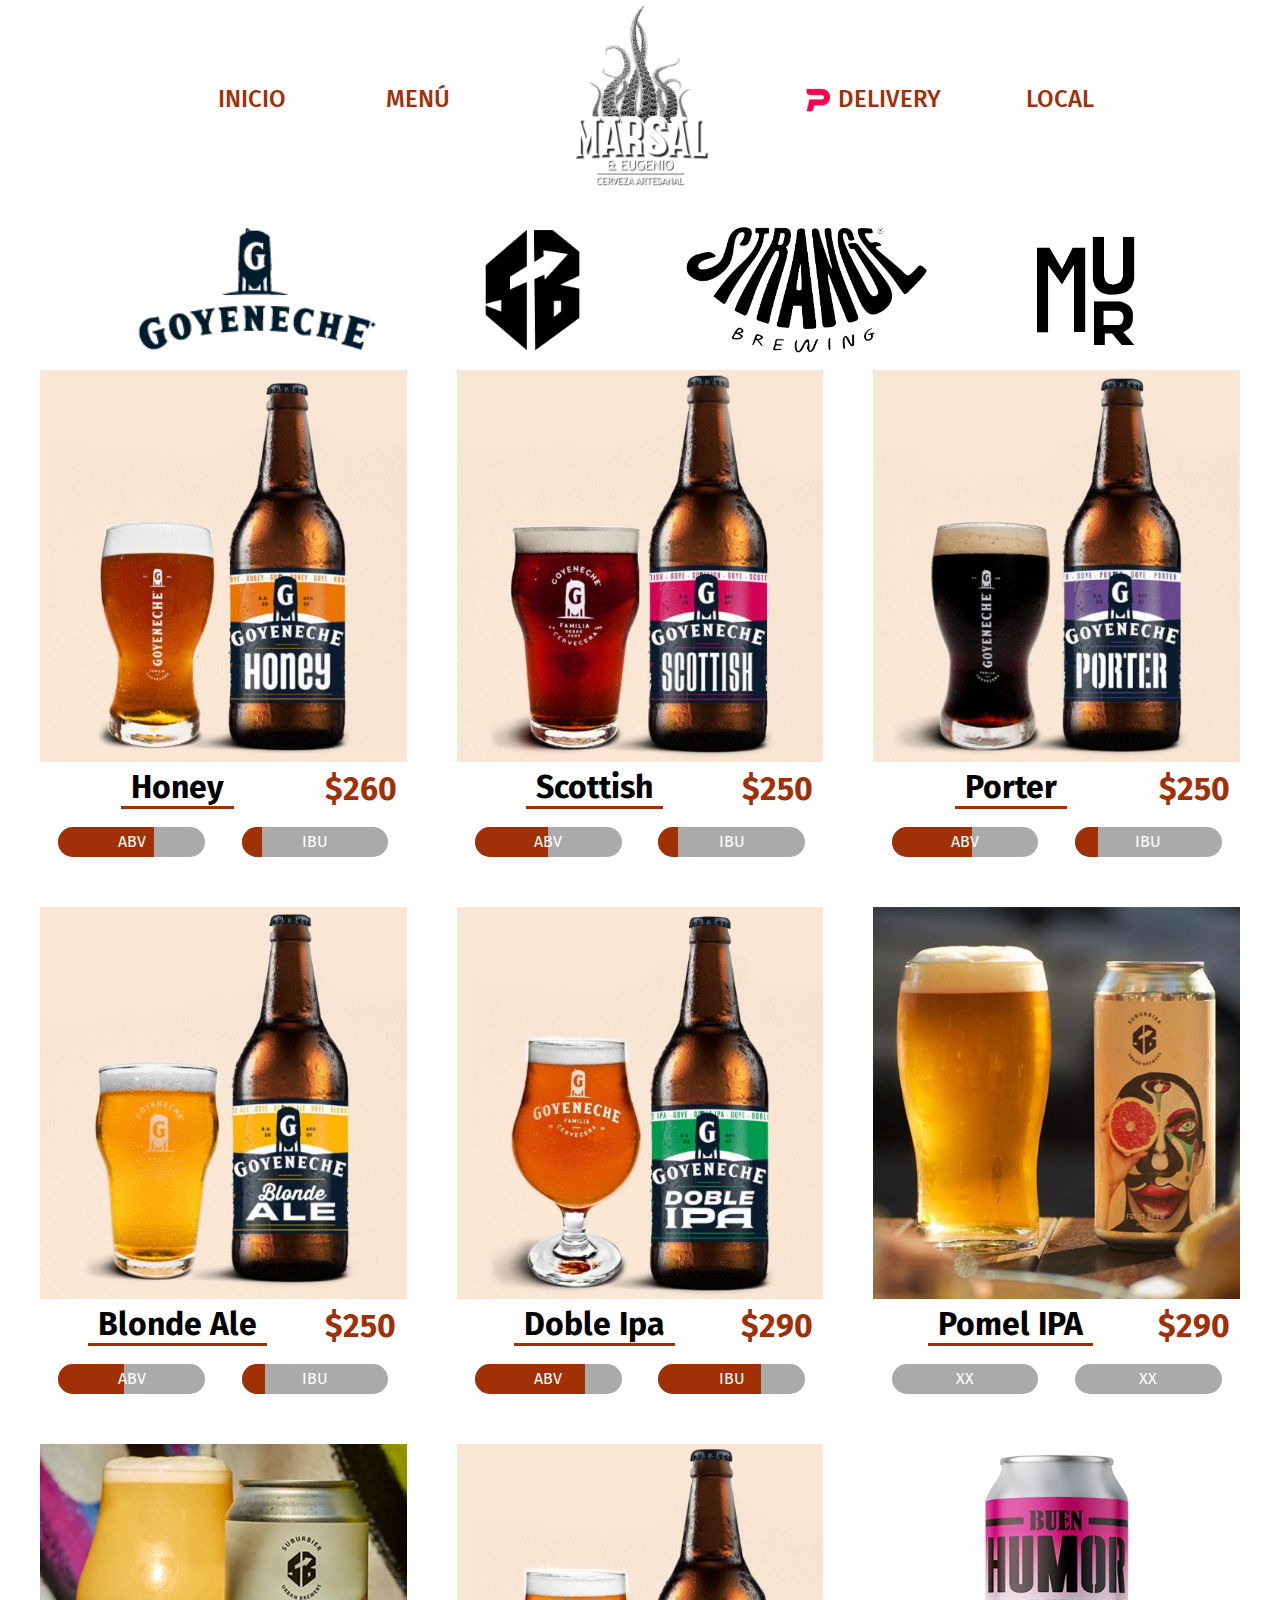
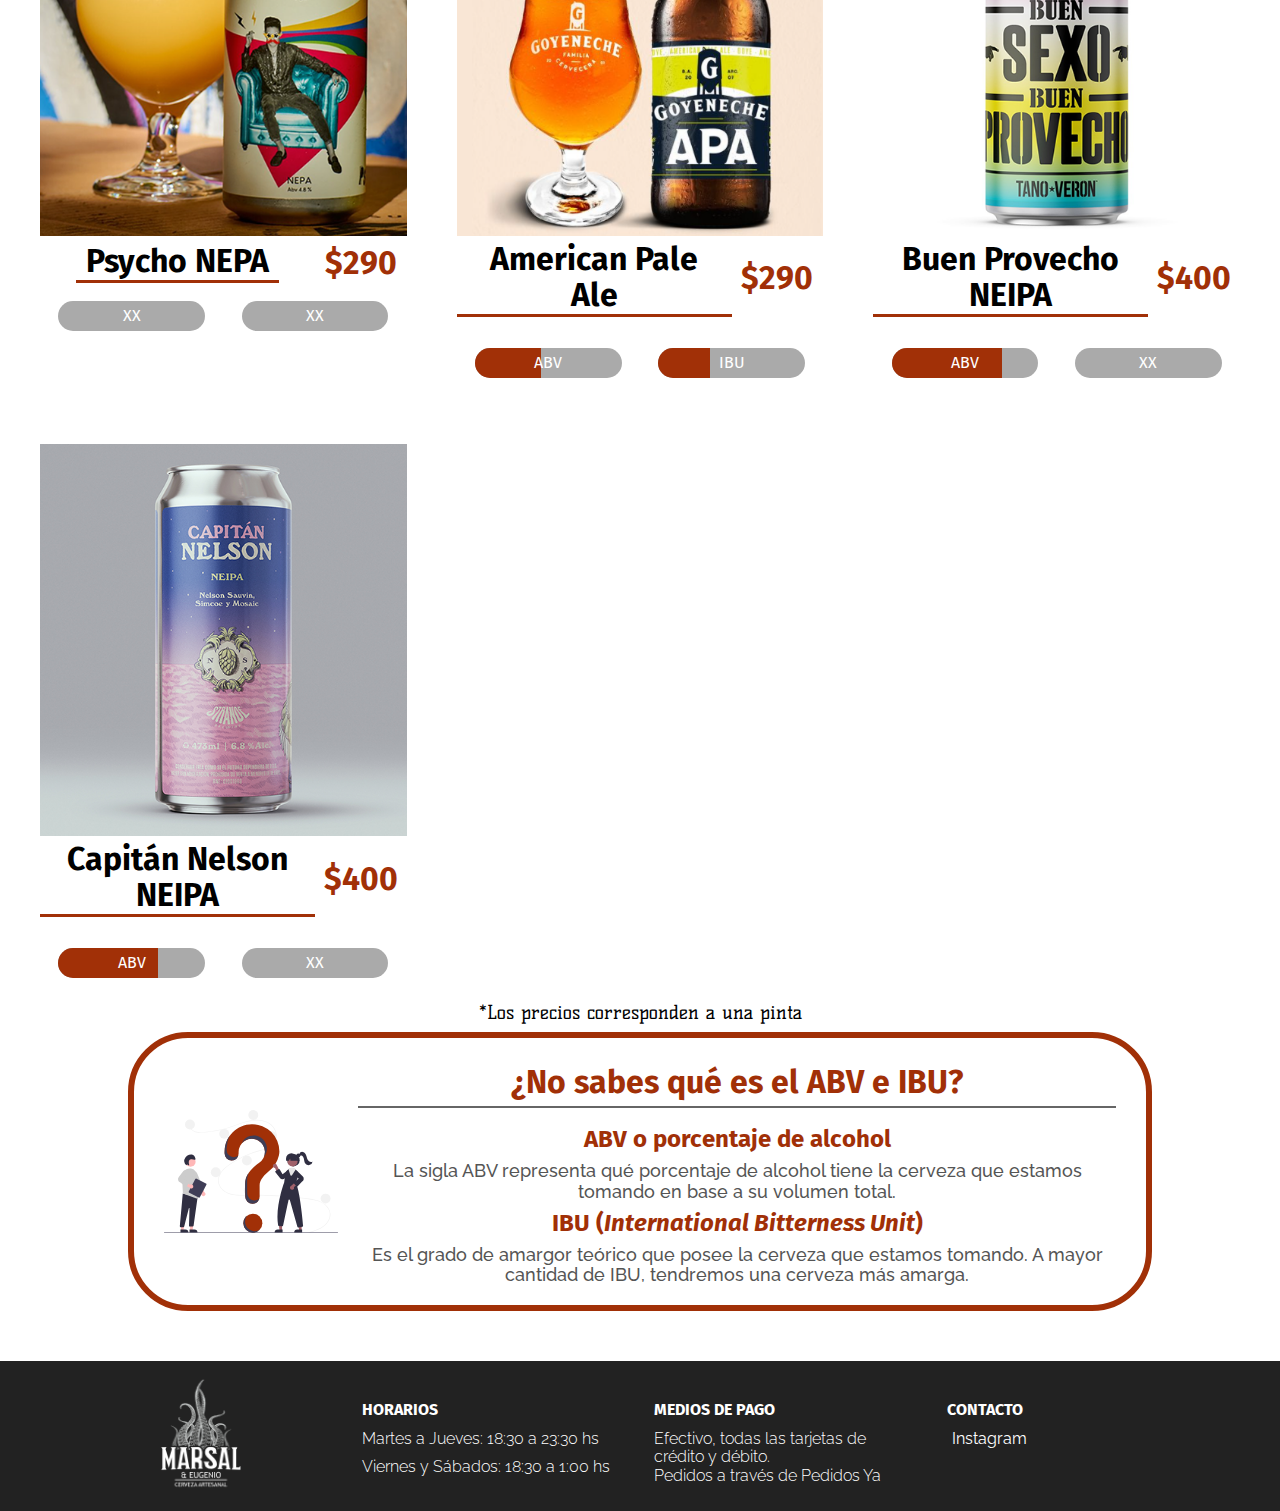
<file: cervezas.html>
<!DOCTYPE html>
<html lang="es">
<head>
    <meta charset="UTF-8">
    <meta http-equiv="X-UA-Compatible" content="IE=edge">
    <meta name="viewport" content="width=device-width, initial-scale=1.0">
    <title>Cervezas - Marsal</title>
    <meta name="keywords" content="cerveza,hamburguesas,bar,cervecería,birra,pizza">
	<meta name="description" content="Bar y cervecería artesanal ubicada en Los Polvorines, Malvinas Argentinas. Brindando la mejor calidad desde 2020">
	<meta name="author" content="Alexis Mendez">
	<meta name="copyright" content="Marsal Cervecería">
	<link rel="icon" href="assets/Logo.png">
	<link rel="stylesheet" type="text/css" href="style2.css">
	<link rel="stylesheet" type="text/css" href="normalize.css">
	<link rel="stylesheet" href="https://use.fontawesome.com/releases/v5.15.4/css/all.css" integrity="sha384-DyZ88mC6Up2uqS4h/KRgHuoeGwBcD4Ng9SiP4dIRy0EXTlnuz47vAwmeGwVChigm" crossorigin="anonymous">
	<link rel="preconnect" href="https://fonts.googleapis.com">
    <link rel="preconnect" href="https://fonts.gstatic.com" crossorigin>
	<link href="https://fonts.googleapis.com/css2?family=Skranji&display=swap" rel="stylesheet">
	<link href="https://fonts.googleapis.com/css2?family=Kelly+Slab&display=swap" rel="stylesheet">
	<link href="https://fonts.googleapis.com/css2?family=Truculenta:wght@300;500;700&display=swap" rel="stylesheet">
	<link href="https://fonts.googleapis.com/css2?family=Staatliches&display=swap" rel="stylesheet">
	<link href="https://fonts.googleapis.com/css2?family=Fira+Sans:wght@300;500;700&display=swap" rel="stylesheet">
	<link href="https://fonts.googleapis.com/css2?family=Raleway:wght@300;500;700&family=Russo+One&display=swap" rel="stylesheet">
</head>
<body>
    <nav class="nav">
		<div class="nav-grid">
			<div class="nav__left">
				<a href="index.html">Inicio</a>
				<a href="menu.html">Menú</a>
			</div>
			<img class="logo" src="assets/Logo_bordes.png" alt="Marsal Cervecería">
			<div class="nav__right">
				<a class="nav__link flex-center" href="https://www.pedidosya.com.ar/restaurantes/malvinas-argentinas/marsal-cerveceria-los-polvorines-menu?origin=shop_list">
					<img class="pedidos" src="assets/Pedidos.png" alt="Pedidos Ya">
					Delivery
				</a>
				<a class="nav__link flex-center" href="https://g.page/marsal-cerveceria?share" target="_blank">
					<i class="fas fa-map-marker-alt"></i>Local
				</a>
			</div>
		</div>
		<div class="nav-mobile">
			<div class="nav__button">
				<i class="fas fa-bars"></i>
				<h5>MENU</h5>
				<div class="aside">
					<a class="flex-center aside__logo" href="index.html">
						<img src="assets/Logo_bordes.png" alt="Marsal Cervecería">
					</a>
					<div class="aside__container-items">
						<a class="aside__item" href="index.html">
							<i class="fas fa-home"></i>Inicio
						</a>
						<a class="aside__item" href="menu.html">
							<i class="fas fa-utensils"></i>Menú
						</a>
						<a class="aside__item" href="https://www.pedidosya.com.ar/restaurantes/malvinas-argentinas/marsal-cerveceria-los-polvorines-menu?origin=shop_list">
							<img src="assets/Pedidos.png" alt="Pedidos Ya">
							Delivery
						</a>
						<a class="aside__item" href="https://g.page/marsal-cerveceria?share" target="_blank">
							<i class="fas fa-map-marker-alt"></i>Local
						</a>
					</div>
					                    <div class="aside__instagram">
                        <a href="https://www.instagram.com/marsal_cerveceria/" target="_blank"><i class="fab fa-instagram"></i>Instagram</a>	
                    </div>
				</div>
			</div>
			<a class="flex-center nav__logo" href="index.html">
				<img src="assets/Logo_bordes.png" alt="Marsal Cervecería">
			</a>
			<a class="nav__instagram" href="https://www.instagram.com/marsal_cerveceria/" target="_blank"><i class="fab fa-instagram"></i></a>	
		</div>
	</nav>
	<main class="page">
		<section class="container">
			<div class="friends">
				<img src="assets/Goye.png" alt="Goyeneche" class="friends__logo">
				<img src="assets/Suburbier.png" alt="Suburbier" class="friends__logo">
				<img src="assets/Strange.png" alt="Strange Brewing" class="friends__logo">
				<img src="assets/MUR.png" alt="MUR Cerveceria" class="friends__logo">
			</div>
		</section>
		<section class="container beers">
			<div class="beer">
				<div class="container-details">
					<img class="beer__img" src="assets/Honey.png" alt="Cerveza Honey">
					<p class="beer__details">Cerveza de color dorado profundo con el aporte justo de miel. Perfectamente balanceada y de alta tomabilidad, final seco con retrogusto dulce y aromático.</p>
				</div>
				<div class="beer__description">
					<h2 class="beer__title">Honey</h2>
					<h2 class="beer__price">$260</h2>
					<div class="beer__abv">
						<p>ABV</p>
						<div class="abv__value abv-honey"></div>
					</div>
					<div class="beer__ibu">
						<p>IBU</p>
						<div class="ibu__value ibu-honey"></div>
					</div>
				</div>
			</div>
			<div class="beer">
				<div class="container-details">
					<img class="beer__img" src="assets/Scottish.png" alt="Cerveza Scottish">
					<p class="beer__details">Cerveza color rojizo brillante en la que destaca el perfil de las maltas. El blend logra complejos sabores y aroma a bizcocho, pan, caramelo y frutos secos.</p>
				</div>
				<div class="beer__description">
					<h2 class="beer__title">Scottish</h2>
					<h2 class="beer__price">$250</h2>
					<div class="beer__abv">
						<p>ABV</p>
						<div class="abv__value abv-sc"></div>
					</div>
					<div class="beer__ibu">
						<p>IBU</p>
						<div class="ibu__value ibu-sc"></div>
					</div>
				</div>
			</div>
			<div class="beer">
				<div class="container-details">
					<img class="beer__img" src="assets/Porter.png" alt="Cerveza Porter">
					<p class="beer__details">Cerveza negra, posee un sabor complejo y equilibrado. Cuerpo medio, espuma cremosa y persistente. Amargor moderado aportado por los lúpulos y las maltas tostadas. Se perciben notas de café, chocolate, cacao y frutos secos.</p>
				</div>
				<div class="beer__description">
					<h2 class="beer__title">Porter</h2>
					<h2 class="beer__price">$250</h2>
					<div class="beer__abv">
						<p>ABV</p>
						<div class="abv__value abv-por"></div>
					</div>
					<div class="beer__ibu">
						<p>IBU</p>
						<div class="ibu__value ibu-por"></div>
					</div>
				</div>
			</div>
			<div class="beer">
				<div class="container-details">
					<img class="beer__img" src="assets/Blonde Ale.png" alt="Cerveza Blonde Ale">
					<p class="beer__details">Cerveza rubia de alta tomabilidad, brillante y cristalina. Se percibe el sabor dulce de la malta en perfecto equilibrio con el aroma de los lúpulos que otorgan agradables notas cítricas.</p>
				</div>
				<div class="beer__description">
					<h2 class="beer__title">Blonde Ale</h2>
					<h2 class="beer__price">$250</h2>
					<div class="beer__abv">
						<p>ABV</p>
						<div class="abv__value abv-blonde"></div>
					</div>
					<div class="beer__ibu">
						<p>IBU</p>
						<div class="ibu__value ibu-blonde"></div>
					</div>
				</div>
			</div>
			<div class="beer">
				<div class="container-details">
					<img class="beer__img" src="assets/Doble Ipa.png" alt="Cerveza Doble Ipa">
					<p class="beer__details">Cerveza de intenso amargor, moderadamente alcohólica. Por su graduación de alcohol, presenta una gran tomabilidad. El balance es hacia el lúpulo que denota características cítricas, frutales y a resina. El amargor es sedoso y no invasivo.</p>
				</div>
				<div class="beer__description">
					<h2 class="beer__title">Doble Ipa</h2>
					<h2 class="beer__price">$290</h2>
					<div class="beer__abv">
						<p>ABV</p>
						<div class="abv__value abv-dipa"></div>
					</div>
					<div class="beer__ibu">
						<p>IBU</p>
						<div class="ibu__value ibu-dipa"></div>
					</div>
				</div>
			</div>
			<div class="beer">
				<div class="container-details">
					<img class="beer__img" src="assets/Pomel Ipa.png" alt="Cerveza Pomel Ipa">
					<p class="beer__details">Llena de aromas y sabores que te van a volar la cabeza, esta American IPA lleva impregnado el aroma y sabor de la cáscara de pomelo orgánico que lleva en madurada.</p>
				</div>
				<div class="beer__description">
					<h2 class="beer__title">Pomel IPA</h2>
					<h2 class="beer__price">$290</h2>
					<div class="beer__abv">
						<p>XX</p>
						<div class="abv__value abv-na"></div>
					</div>
					<div class="beer__ibu">
						<p>XX</p>
						<div class="ibu__value ibu-na"></div>
					</div>
				</div>
			</div>
			<div class="beer">
				<div class="container-details">
					<img class="beer__img" src="assets/Psycho NEPA.png" alt="Cerveza Psycho NEPA">
					<p class="beer__details">Una cerveza que se renueva constantemente y que muy probablemente no sea igual a la que pruebes la próxima vez. Fácil de tomar y de disfrutar, se caracteriza por hacer brillar a los lúpulos que le otorgan su intenso aroma cítrico y una Paleta de sabores felices y veraniegos.</p>
				</div>
				<div class="beer__description">
					<h2 class="beer__title">Psycho NEPA</h2>
					<h2 class="beer__price">$290</h2>
					<div class="beer__abv">
						<p>XX</p>
						<div class="abv__value abv-na"></div>
					</div>
					<div class="beer__ibu">
						<p>XX</p>
						<div class="ibu__value ibu-na"></div>
					</div>
				</div>
			</div>
			<div class="beer">
				<div class="container-details">
					<img class="beer__img" src="assets/APA.png" alt="Cerveza American Pale Ale APA">
					<p class="beer__details">Cerveza lupulada de fuerte carácter cítrico y con una excelente tomabilidad. Cuerpo ligero y refrescante que deja lucir la vitalidad del lúpulo.</p>
				</div>
				<div class="beer__description">
					<h2 class="beer__title">American Pale Ale</h2>
					<h2 class="beer__price">$290</h2>
					<div class="beer__abv">
						<p>ABV</p>
						<div class="abv__value abv-apa"></div>
					</div>
					<div class="beer__ibu">
						<p>IBU</p>
						<div class="ibu__value ibu-apa"></div>
					</div>
				</div>
			</div>
			<div class="beer">
				<div class="container-details">
					<img class="beer__img" src="assets/Buen provecho.png" alt="Cerveza Buen Provecho NEIPA">
					<p class="beer__details">Una NEIPA brillante, frutada, contundente y picarona.</p>
				</div>
				<div class="beer__description">
					<h2 class="beer__title">Buen Provecho NEIPA</h2>
					<h2 class="beer__price">$400</h2>
					<div class="beer__abv">
						<p>ABV</p>
						<div class="abv__value abv-bp"></div>
					</div>
					<div class="beer__ibu">
						<p>XX</p>
						<div class="ibu__value ibu-na"></div>
					</div>
				</div>
			</div>
			<div class="beer">
				<img class="beer__img" src="assets/Capitan.png" alt="Cerveza Capitan Nelson NEIPA">
				<div class="beer__description">
					<h2 class="beer__title">Capitán Nelson NEIPA</h2>
					<h2 class="beer__price">$400</h2>
					<div class="beer__abv">
						<p>ABV</p>
						<div class="abv__value abv-cn"></div>
					</div>
					<div class="beer__ibu">
						<p>XX</p>
						<div class="ibu__value ibu-na"></div>
					</div>
				</div>
			</div>
		</section>
		<div class="aclaration">
			<p>*Los precios corresponden a una pinta</p>
		</div>
		<article class="diccionario">
			<img class="flex-center question" src="assets/questions.svg" alt="Question">
			<div class="definitions">
				<h2 class="flex-center dicc">¿No sabes qué es el ABV e IBU?</h2>
				<div class="definition">
					<h3 class="diccionario__title">ABV o porcentaje de alcohol</h2>
					<p class="diccionario__description">La sigla ABV representa qué porcentaje de alcohol tiene la cerveza que estamos tomando en base a su volumen total.</p>
				</div>
				<div class="definition">
					<h3 class="diccionario__title">IBU (<em>International Bitterness Unit</em>)</h2>
					<p class="diccionario__description">Es el grado de amargor teórico que posee la cerveza que estamos tomando. A mayor cantidad de IBU, tendremos una cerveza más amarga.</p>
				</div>
			</div>
		</article>
	</main>
	<footer class="footer">
		<div class="container cont-f">
			<div class="footer__item flex-center">
				<img class="footer__logo" src="assets/Logo.png" alt="Marsal Cerveceria">
			</div>
			<div class="footer__item">
				<div class="hour">
					<h4>HORARIOS</h4>
					<p class="footer__p">Martes a Jueves: 18:30 a 23:30 hs</p>
					<p class="footer__p">Viernes y Sábados: 18:30 a 1:00 hs</p>
				</div>
			</div>
			<div class="footer__item ">
				<div class="pay">
					<h4>MEDIOS DE PAGO</h4>
					<p class="footer__p">Efectivo, todas las tarjetas de crédito y débito. <br>
					Pedidos a través de Pedidos Ya
					</p>
				</div>
			</div>
			<div class="footer__item ">
				<div class="contact">
					<h4>CONTACTO</h4>
					<a class="footer__instagram" href="https://www.instagram.com/marsal_cerveceria/" target="_blank"><i class="fab fa-instagram"></i>Instagram</a>				
				</div>
			</div>
		</div>
    </footer>
</body>
</html>
</file>
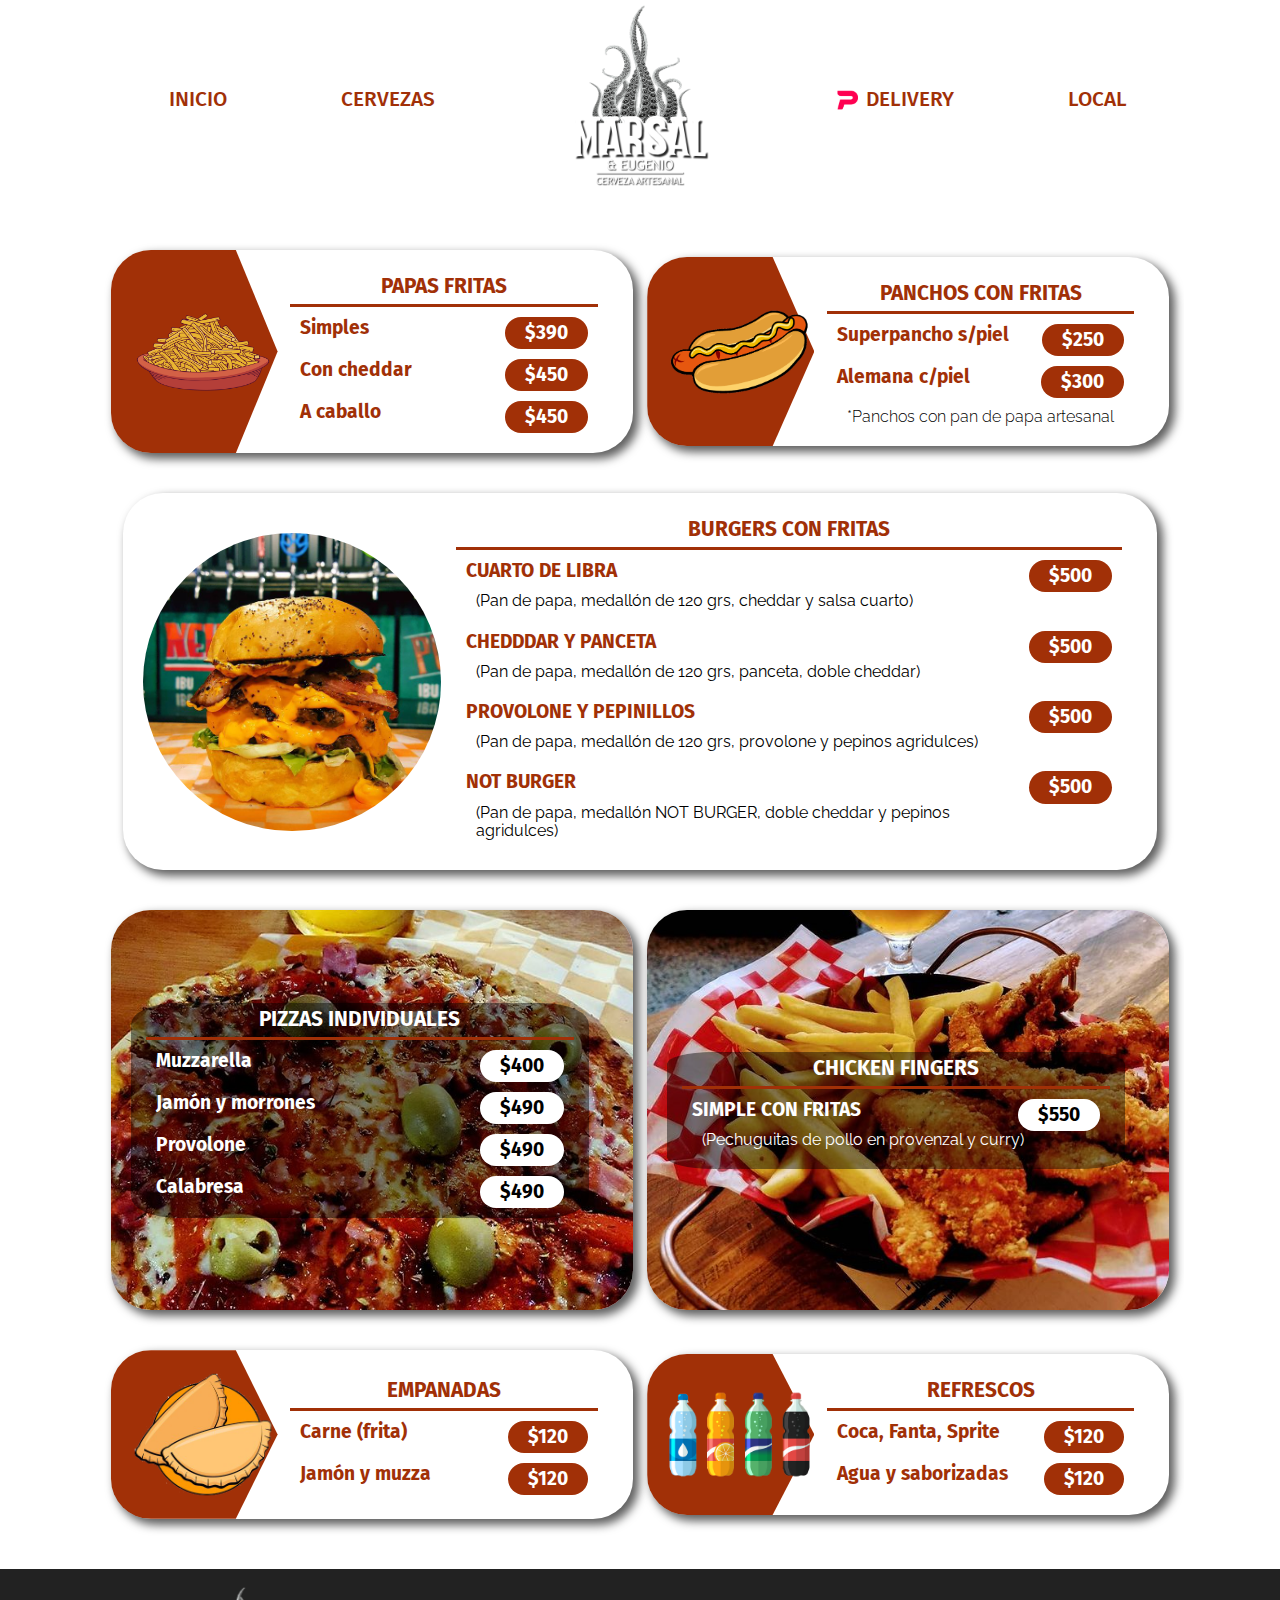
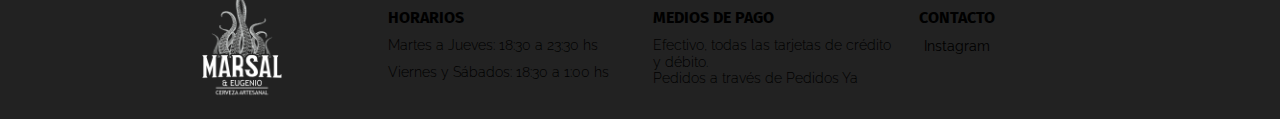
<file: menu.html>
<!DOCTYPE html>
<html lang="es">
<head>
    <meta charset="UTF-8">
    <meta http-equiv="X-UA-Compatible" content="IE=edge">
    <meta name="viewport" content="width=device-width, initial-scale=1.0">
    <title>Menú - Marsal</title>
    <meta name="keywords" content="cerveza,hamburguesas,bar,cervecería,birra,pizza">
	<meta name="description" content="Bar y cervecería artesanal ubicada en Los Polvorines, Malvinas Argentinas. Brindando la mejor calidad desde 2020">
	<meta name="author" content="Alexis Mendez">
	<meta name="copyright" content="Marsal Cervecería">
	<link rel="icon" href="assets/Logo.png">
	<link rel="stylesheet" type="text/css" href="style3.css">
	<link rel="stylesheet" type="text/css" href="normalize.css">
	<link rel="stylesheet" href="https://use.fontawesome.com/releases/v5.15.4/css/all.css" integrity="sha384-DyZ88mC6Up2uqS4h/KRgHuoeGwBcD4Ng9SiP4dIRy0EXTlnuz47vAwmeGwVChigm" crossorigin="anonymous">
	<link rel="preconnect" href="https://fonts.googleapis.com">
    <link rel="preconnect" href="https://fonts.gstatic.com" crossorigin>
	<link href="https://fonts.googleapis.com/css2?family=Skranji&display=swap" rel="stylesheet">
	<link href="https://fonts.googleapis.com/css2?family=Kelly+Slab&display=swap" rel="stylesheet">
	<link href="https://fonts.googleapis.com/css2?family=Truculenta:wght@300;500;700&display=swap" rel="stylesheet">
	<link href="https://fonts.googleapis.com/css2?family=Staatliches&display=swap" rel="stylesheet">
	<link href="https://fonts.googleapis.com/css2?family=Fira+Sans:wght@300;500;700&display=swap" rel="stylesheet">
	<link href="https://fonts.googleapis.com/css2?family=Raleway:wght@300;500;700&family=Russo+One&display=swap" rel="stylesheet">
</head>
<body>
    <nav class="nav">
		<div class="nav-grid">
			<div class="nav__left">
				<a href="index.html">Inicio</a>
				<a href="cervezas.html">Cervezas</a>
			</div>
			<img class="logo" src="assets/Logo_bordes.png" alt="Marsal Cervecería">
			<div class="nav__right">
				<a class="nav__link flex-center" href="https://www.pedidosya.com.ar/restaurantes/malvinas-argentinas/marsal-cerveceria-los-polvorines-menu?origin=shop_list">
					<img class="pedidos" src="assets/Pedidos.png" alt="Pedidos Ya">
					Delivery
				</a>
				<a class="nav__link flex-center" href="https://g.page/marsal-cerveceria?share" target="_blank">
					<i class="fas fa-map-marker-alt"></i>Local
				</a>
			</div>
		</div>
		<div class="nav-mobile">
			<div class="nav__button">
				<i class="fas fa-bars"></i>
				<h5 aria-readonly="true">MENU</h5>
				<div class="aside">
					<a class="flex-center aside__logo" href="index.html">
						<img src="assets/Logo_bordes.png" alt="Marsal Cervecería">
					</a>
					<div class="aside__container-items">
						<a class="aside__item" href="index.html">
							<i class="fas fa-home"></i>Inicio
						</a>
						<a class="aside__item" href="menu.html">
							<i class="fas fa-beer"></i>Cervezas
						</a>
						<a class="aside__item" href="https://www.pedidosya.com.ar/restaurantes/malvinas-argentinas/marsal-cerveceria-los-polvorines-menu?origin=shop_list">
							<img src="assets/Pedidos.png" alt="Pedidos Ya">
							Delivery
						</a>
						<a class="aside__item" href="https://g.page/marsal-cerveceria?share" target="_blank">
							<i class="fas fa-map-marker-alt"></i>Local
						</a>
					</div>
					<div class="aside__instagram">
                        <a href="https://www.instagram.com/marsal_cerveceria/" target="_blank"><i class="fab fa-instagram"></i>Instagram</a>	
                    </div>
				</div>
			</div>
			<a class="flex-center nav__logo" href="index.html">
				<img src="assets/Logo_bordes.png" alt="Marsal Cervecería">
			</a>
			<a class="nav__instagram" href="https://www.instagram.com/marsal_cerveceria/" target="_blank"><i class="fab fa-instagram"></i></a>	
		</div>
	</nav>
	<main class="page">
		<section class="container">
			<div class="food">
                <div class="food__clip">
                </div>
                <img class="food__img" src="assets/papas.png" alt="">
                <div class="food__content">
                    <h2 class="food__title">Papas Fritas</h2>
                    <div class="food__line">
                        <h4>Simples</h4>
                        <h4 class="food__price">$390</h4>
                    </div>
                    <div class="food__line">
                        <h4>Con cheddar</h4>
                        <h4 class="food__price">$450</h4>
                    </div>
                    <div class="food__line">
                        <h4>A caballo</h4>
                        <h4 class="food__price">$450</h4>
                    </div>
                </div>
			</div>
            <div class="food">
                <div class="food__clip">
                </div>
                <img class="food__img" src="assets/pancho.png" alt="">
                <div class="food__content">
                    <h2 class="food__title">Panchos con fritas</h2>
                    <div class="food__line">
                        <h4>Superpancho s/piel</h4>
                        <h4 class="food__price">$250</h4>
                    </div>
                    <div class="food__line">
                        <h4>Alemana c/piel</h4>
                        <h4 class="food__price">$300</h4>
                    </div>
                    <div class="food__line extra">
                        <p>*Panchos con pan de papa artesanal</p>
                    </div>
                </div>
			</div>
            <div class="food principal">
                <div class="food__img--principal">
                    <img src="assets/comida1.jpg" alt="">
                </div>
                <div class="food__content food__content--principal">
                    <h2 class="food__title">Burgers con fritas</h2>
                    <div class="food__line">
                        <h4>CUARTO DE LIBRA</h4>
                        <h4 class="food__price">$500</h4>
                    </div>
                    <p class="food__line--description">(Pan de papa, medallón de 120 grs, cheddar y salsa cuarto)</p>
                    <div class="food__line">
                        <h4>CHEDDDAR Y PANCETA</h4>
                        <h4 class="food__price">$500</h4>
                    </div>
                    <p class="food__line--description">(Pan de papa, medallón de 120 grs, panceta, doble cheddar)</p>
                    <div class="food__line">
                        <h4>PROVOLONE Y PEPINILLOS</h4>
                        <h4 class="food__price">$500</h4>
                    </div>
                    <p class="food__line--description">(Pan de papa, medallón de 120 grs, provolone y pepinos agridulces)</p>
                    <div class="food__line">
                        <h4>NOT BURGER</h4>
                        <h4 class="food__price">$500</h4>
                    </div>
                    <p class="food__line--description">(Pan de papa, medallón NOT BURGER, doble cheddar y pepinos agridulces)</p>
                </div>
			</div>
            <div class="food back--pizza">
                <div class="food__content food__content--back">
                    <h2 class="food__title title--back">Pizzas Individuales</h2>
                    <div class="food__line food__line--back">
                        <h4>Muzzarella</h4>
                        <h4 class="food__price food__price--back">$400</h4>
                    </div>
                    <div class="food__line food__line--back">
                        <h4>Jamón y morrones</h4>
                        <h4 class="food__price food__price--back">$490</h4>
                    </div>
                    <div class="food__line food__line--back">
                        <h4>Provolone</h4>
                        <h4 class="food__price food__price--back">$490</h4>
                    </div>
                    <div class="food__line food__line--back">
                        <h4>Calabresa</h4>
                        <h4 class="food__price food__price--back">$490</h4>
                    </div>
                </div>
			</div>
            <div class="food back--chicken">
                <div class="food__content food__content--back">
                    <h2 class="food__title title--back">Chicken Fingers</h2>
                    <div class="food__line">
                        <h4>SIMPLE CON FRITAS</h4>
                        <h4 class="food__price food__price--back">$550</h4>
                    </div>
                    <p class="food__line food__line--back food__line--description">(Pechuguitas de pollo en provenzal y curry)</p>
                </div>
			</div>
            <div class="food">
                <div class="food__clip">
                </div>
                <img class="food__img" src="assets/empanadas.png" alt="">
                <div class="food__content">
                    <h2 class="food__title">Empanadas</h2>
                    <div class="food__line">
                        <h4>Carne (frita)</h4>
                        <h4 class="food__price">$120</h4>
                    </div>
                    <div class="food__line">
                        <h4>Jamón y muzza</h4>
                        <h4 class="food__price">$120</h4>
                    </div>
                </div>
			</div>
            <div class="food">
                <div class="food__clip">
                </div>
                <img class="food__img" src="assets/sin alcohol.png" alt="">
                <div class="food__content">
                    <h2 class="food__title">Refrescos</h2>
                    <div class="food__line">
                        <h4>Coca, Fanta, Sprite</h4>
                        <h4 class="food__price">$120</h4>
                    </div>
                    <div class="food__line">
                        <h4>Agua y saborizadas</h4>
                        <h4 class="food__price">$120</h4>
                    </div>
                </div>
			</div>
		</section>
	</main>
	<footer class="footer">
		<div class="container cont-footer">
			<div class="footer__item flex-center">
				<img class="footer__logo" src="assets/Logo.png" alt="Marsal Cerveceria">
			</div>
			<div class="footer__item">
				<div class="hour">
					<h4>HORARIOS</h4>
					<p class="footer__p">Martes a Jueves: 18:30 a 23:30 hs</p>
					<p class="footer__p">Viernes y Sábados: 18:30 a 1:00 hs</p>
				</div>
			</div>
			<div class="footer__item ">
				<div class="pay">
					<h4>MEDIOS DE PAGO</h4>
					<p class="footer__p">Efectivo, todas las tarjetas de crédito y débito. <br>
					Pedidos a través de Pedidos Ya
					</p>
				</div>
			</div>
			<div class="footer__item ">
				<div class="contact">
					<h4>CONTACTO</h4>
					<a class="footer__instagram" href="https://www.instagram.com/marsal_cerveceria/" target="_blank"><i class="fab fa-instagram"></i>Instagram</a>				
				</div>
			</div>
		</div>
    </footer>
</body>
</html>
</file>
<file: style2.css>
:root{
    --marron: #a13007;
}

*{
    font-family: "Fira Sans";
}

.nav{
    overflow: hidden;
}

.nav-mobile{
    display: none;
}

.nav-grid{
    position: relative;
    display: grid;
    width: 80%;
    grid-template-columns: 1fr max-content 1fr;
    grid-template-rows: 200px;
    place-items: center;
    margin: auto;
}

.logo{
    grid-column: 2/3;
    height: 100%;
    display: flex;
    justify-content: center;
}

.nav__left{
    grid-column: 1/2;
    height: 100%;
    width: 100%;
    display: flex;
    position: relative;
    justify-content: space-evenly;
    align-items: center;
    color: var(--marron);
    font-size: 1.5rem;
    text-transform: uppercase;
    font-weight: 500;
}

.nav__left a{
    margin: 0 10px;
}

.nav__right{
    position: relative;
    grid-column: 3/4;
    height: 100%;
    width: 100%;
    color: var(--marron);
    font-size: 1.5rem;
    text-transform: uppercase;
    font-weight: 500;
    display: flex;
    justify-content: space-evenly;
    align-items: center;
}

.nav__link{
    position: relative;
    margin: 0 10px;
}

.nav__link i{
    margin: 0 8px;
}

.pedidos{
    position: relative;
    height: 1.5rem;
    margin: 0 8px;
}

.page{
    position: relative;
    width: 100%;
    font-family: "Fira Sans";
    margin-top: 10px;
}

.container{
    position: relative;
    width: 1200px;
    margin: auto;
    overflow: hidden;
    text-align: center;
}

.friends{
    display: flex;
    flex-wrap: wrap;
    height: 160px;
    justify-content: space-evenly;
    align-items: center;
    padding: 10px 0;
}

.friends__logo{
    height: 90%;
    margin: 0 7px;
    min-width: max-content;
}

.beers{
    display: grid;
    grid-template-columns: repeat(3,1fr);
    grid-template-rows: auto;
    gap: 50px;
    place-items: center;
}

.beer{
    position: relative;
    height: 100%;
    overflow: hidden;
}

.beer__img{
    position: relative;
    width: 100%;
}

.container-details{
    position: relative;
}

.beer__details{
    display: flex;
    flex-direction: column;
    text-align: center;
    justify-content: center;
    position: absolute;
    top: 0;
    width: 100%;
    height: 100%;
    background: #000000b3;
    color: #fff;
    font-size: 1.4rem;
    padding: 0 50px;
    font-family: "Truculenta";
    transform: translateY(-110%);
    transition: transform 0.6s ease-out;
}

.container-details:hover > .beer__details{
    transform: translateY(0);
}

.beer__description{
    display: grid;
    position: relative;
    grid-template-columns: repeat(4,1fr);
    grid-template-rows: repeat(2,1fr);
    place-items: center;
}

.beer__title{
    grid-column: 1/4;
    grid-row: 1/2;
    font-size: 2rem;
    padding: 0 10px;
    border-bottom: 3px solid var(--marron);
}

.beer__price{
    grid-column: 4/5;
    grid-row: 1/2;
    font-size: 2rem;
    color: var(--marron);
}

.beer__abv{
    position: relative;
    grid-column: 1/3;
    grid-row: 2/3;
    width: 80%;
    height: 30px;
    border-radius: 20px;
    background: #aaa;
    text-align: center;
    overflow: hidden;
    margin-top: 15px;
}

.beer__abv p{
    position: absolute;
    width: 100%;
    margin-top: 6px;
    color: #fff;
}

.abv__value{
    height: 100%;
    background: var(--marron);
    border-radius: px;
    padding: 0 10px;
    display: flex;
    flex-direction: column;
    justify-content: center;
    color: #fff;
}

.beer__ibu{
    grid-column: 3/5;
    grid-row: 2/3;
    position: relative;
    width: 80%;
    height: 30px;
    border-radius: 20px;
    background: #aaa;
    text-align: center;
    overflow: hidden;
    margin-top: 15px;
}

.beer__ibu p{
    position: absolute;
    width: 100%;
    margin-top: 6px;
    color: #fff;
}

.ibu__value{
    height: 100%;
    background: var(--marron);
    padding: 0 10px;
    display: flex;
    flex-direction: column;
    justify-content: center;
    color: #fff;
}

.abv-honey{
    width: 65%;
}
.ibu-honey{
    width: 12%;
}
.abv-sc{
    width: 50%;
}
.ibu-sc{
    width: 7%;
}
.abv-apa{
    width: 45%;
}
.ibu-apa{
    width: 35%;
}
.abv-blonde{
    width: 45%;
}
.ibu-blonde{
    width: 16%;
}
.abv-dipa{
    width: 75%;
}
.ibu-dipa{
    width: 70%;
}
.abv-por{
    width: 55%;
}
.ibu-por{
    width: 16%;
}
.abv-bp{
    width: 75%;
}
.abv-cn{
    width: 68%;
}
.abv-na{
    display: none;
}
.ibu-na{
    display: none;
}

.aclaration{
    width: 100%;
    text-align: center;
}

.aclaration p{
    font-family: "Kelly Slab";
    font-weight: 500;
    font-size: 1.2rem;
    line-height: 2;
}

.diccionario{
    position: relative;
    text-align: center;
    width: 80%;
    margin: auto;
    display: flex;
    border: 6px solid var(--marron);
    border-radius: 60px;
    padding: 20px;
    margin-bottom: 50px;
}

.flex-center{
    display: flex;
    align-items: center;
    justify-content: center;
}

.question{
    width: 20%;
    padding: 0 10px;
}

.definitions{
    width: 80%;
    display: flex;
    flex-direction: column;
    padding: 0 10px;
}

.dicc{
    font-size: 2rem;
    color: var(--marron);
    line-height: 1.5;
    border-bottom: 2px solid #666;
    margin-bottom: 10px;
}

.diccionario__title{
    font-size: 1.5rem;
    line-height: 1.8;
    color: var(--marron);
}

.diccionario__description{
    font-size: 1.1rem;
    color: #555;
    font-weight: 500;
    font-family: 'Raleway', sans-serif;
}

.footer{
    height: 150px;
    background: #222;
}

.cont-f{
    height: 100%;
    display: flex;
    position: relative;
    font-size: 1rem;
    justify-content: space-evenly;
    color: #fff;
    text-align: left;
}

.footer__item{
    height: 100%;
    width: 22%;
    padding-top: 40px;
}

.footer__item:nth-child(1){
    padding-top: 0;
}

.footer__logo{
    height: 80%;
}

.footer__p{
    font-family: "Raleway";
    font-weight: 300;
    margin-top: 10px;
    font-size: 1rem;
}

.contact h4{
    margin-bottom: 10px;
}

.footer__instagram{
    font-size: 1rem;
    font-family: "Raleway";
}

.footer__instagram i{
    margin-right: 5px;
}

@media screen and (max-width: 1250px){
    .nav-grid{
        width: 90%;
    }
    .container{
        width: 800px;
    }
    .beers{
        grid-template-columns: 1fr 1fr;
    }
    .beer__details{
        padding: 0 20px;
        font-size: 1rem;
    }
    .friends{
        height: 120px;
    }
    .question{
        width: 30%;
    }
    .dicc{
        font-size: 1.6rem;
    }
    .diccionario__title{
        font-size: 1.2rem;
    }
    .diccionario__description{
        font-size: 1rem;
    }
    .footer__item{
        padding-top: 20px;
    }
}

@media screen and (max-width: 850px) {
    .nav-grid{
        grid-template-rows: 150px;
    }
    .nav__left{
        font-size: 1.1rem;
    }
    .nav__right{
        font-size: 1.1rem;
    }
    .pedidos{
        height: 1rem;
    }
    .container{
        width: 80%;
    }
    .friends{
        height: 100%;
    }
    .friends__logo{
        height: 70px;
        margin: 10px 5px;
    }
    .beer__title{
        font-size: 1.5rem;
    }
    .beer__price{
        font-size: 1.5rem;
    }
    .beer__abv{
        height: 25px;
    }
    .beer__ibu{
        height: 25px;
    }
    .beer__abv p{
        font-size: 1rem;
        margin-top: 4px;
    }
    .beer__ibu p{
        font-size: 1rem;
        margin-top: 4px;
    }
    .aclaration p{
        font-size: 1rem;
    }
    .dicc{
        font-size: 1.3rem;
    }
    .diccionario__title{
        font-size: 1rem;
    }
    .diccionario__description{
        font-size: 0.8rem;
    }
    .cont-f{
        font-size: 0.9rem;
        width: 90%;
    }
    .footer__p{
        font-size: 0.7rem;
    }
    .footer__instagram{
        font-size: 0.7rem;
    }
    .footer__item{
        padding-top: 30px;
    }
}

@media screen and (max-width: 550px) {
    .friends__logo{
        margin: 5px 20px;
    }
    .beers{
        grid-template-columns: 1fr;
    }
    .question{
        display: none;
    }
    .definitions{
        width: 100%;
    }
    .nav-grid{
        display: none;
    }
    .nav{
        position: sticky;
        top: 0;
        background: #fff;
        z-index: 100;
        box-shadow: 0px 2px 5px 0px #00000070;
    }
    .nav-mobile{
        display: flex;
        position: relative;
        width: 100%;
        height: 80px;
        justify-content: space-between;
        align-items: center;
        z-index: 1;
    }
    .nav__button{
        position: relative;
        display: flex;
        justify-content: left;
        width: 30%;
        padding-left: 20px;
    }
    .nav__logo{
        height: 100%;
    }
    .nav__instagram{
        width: 30%;
        position: relative;
        display: flex;
        justify-content: right;
        padding-right: 50px;
        font-size: 1.1rem;
    }
    .nav__button i{
        margin-right: 10px;
    }
    .nav__button h5{
        font-size: 1rem;
        font-family: "Raleway";
        font-weight: 500;
    }
    .aside{
        position: fixed;
        width: 60%;
        height: 100vh;
        display: flex;
        flex-direction: column;
        top: 0;
        left: 0;
        background: #ffffffee;
        box-sizing: border-box;
        transform: translateX(-300%);
        transition: transform 0.7s;
        box-shadow: 120px 0px 120px 120px #0000009a;
        justify-content: space-between;
    }
    .nav__button:hover > .aside{
        transform: translateX(0);
    }
    .aside__logo{
        height: 30%;
        padding: 20px 0;
    }
    .aside__instagram{
        height: 30%;
        display: flex;
        justify-content: center;
        align-items: flex-end;
        margin-bottom: 20px;
        font-size: 1.2rem;
    }
    .aside__instagram i{
        font-size: 1.4rem;
    }
    .aside__item{
        position: relative;
        width: 100%;
        justify-content: center;
        font-size: 1.5rem;
        display: flex;
        padding: 10px 0;
        border-top: 1px solid #66666631;
        font-family: "Raleway";
    }
    .aside__item:last-child{
        border-bottom: 1px solid #66666631;
    }
    .aside__item img{
        width: 1.5rem;
        height: 1.5rem;
        margin-right: 10px;
    }
    .nav-mobile img{
        height: 90%;
    }
    .footer{
        height: 400px;
        background: #222;
    }
    .cont-f{
        height: 100%;
        display: flex;
        flex-direction: column;
        position: relative;
        font-size: 1.1rem;
        justify-content: space-evenly;
        color: #fff;
        text-align: center;
    }
    .footer__p{
        font-size: 0.8rem;
    }
    .footer__item{
        width: 100%;
        padding-top: 10px;
    }
    .footer__item:nth-child(1){
        padding-top: 10px;
    }
    .footer__logo{
        height: 150px;
    }
}

@media screen and (max-width: 350px) {
    .friends__logo{
        height: 50px;
        margin: 5px;
    }
}
/* 4k */

@media screen and (min-width: 2000px) {
    .nav-flex{
        grid-template-rows: 250px;
    }
    .nav__left{
        font-size: 2.2rem;
    }
    .nav__right{
        font-size: 2.2rem;
    }
    .pedidos{
        height: 2.2rem;
    }
    .container{
        width: 80%;
    }
    .friends{
        height: 300px;
    }
    .friends__logo{
        height: 200px;
    }
    .dicc{
        font-size: 3rem;
    }
    .diccionario__title{
        font-size: 2.2rem;
    }
    .diccionario__description{
        font-size: 1.7rem;
    }
    .aclaration p{
        font-size: 1.5rem;
    }
    .beer__title{
        font-size: 2.5rem;
    }
    .beer__price{
        font-size: 2.5rem;
    }
    .beer__abv{
        height: 40px;
    }
    .beer__ibu{
        height: 40px;
    }
    .beer__abv p{
        font-size: 1.5rem;
    }
    .beer__ibu p{
        font-size: 1.5rem;
    }
}
</file>
<file: style3.css>
:root{
    --marron: #a13007;
    --high: 1.6rem;
    --medium: 1.3rem;
    --low: 1.1rem;
    --footer: 1rem;
    --nav: 1.5rem;
    --back: 500px;
}

*{
    font-family: "Fira Sans";
}

.nav{
    overflow: hidden;
}

.nav-mobile{
    display: none;
}

.nav-grid{
    position: relative;
    display: grid;
    width: 80%;
    grid-template-columns: 1fr max-content 1fr;
    grid-template-rows: 200px;
    place-items: center;
    margin: auto;
}

.logo{
    grid-column: 2/3;
    height: 100%;
    display: flex;
    justify-content: center;
}

.nav__left{
    grid-column: 1/2;
    height: 100%;
    width: 100%;
    display: flex;
    position: relative;
    justify-content: space-evenly;
    align-items: center;
    color: var(--marron);
    font-size: var(--nav);
    text-transform: uppercase;
    font-weight: 500;
}

.nav__left a{
    margin: 0 10px;
}

.nav__right{
    position: relative;
    grid-column: 3/4;
    height: 100%;
    width: 100%;
    color: var(--marron);
    font-size: var(--nav);
    text-transform: uppercase;
    font-weight: 500;
    display: flex;
    justify-content: space-evenly;
    align-items: center;
}

.nav__link{
    position: relative;
    margin: 0 10px;
}

.nav__link i{
    margin: 0 8px;
}

.pedidos{
    position: relative;
    height: var(--nav);
    margin: 0 8px;
}

.page{
    position: relative;
    width: 100%;
    font-family: "Fira Sans";
    padding: 30px 0;
}

.container{
    position: relative;
    display: flex;
    flex-wrap: wrap;
    width: 85%;
    height: 100%;
    margin: auto;
    overflow: hidden;
    justify-content: space-evenly;
    align-items: center;
}

.food{
    position: relative;
    display: flex;
    align-items: center;
    width: 48%;
    height: 100%;
    overflow: hidden;
    color: var(--marron);
    padding: 20px;
    border-radius: 40px;
    flex-wrap: wrap;
    margin: 20px 0;
    box-shadow: 5px 5px 10px 1px #000000a0;
}

.food__clip{
    position: absolute;
    left: 0;
    width: 32%;
    height: 100%;
    clip-path: polygon(0% 0%, 75% 0%, 100% 50%, 75% 100%, 0% 100%);
    background: var(--marron);
    z-index: -1;
}

.principal{
    width: 95%;
}

.food__img{
    width: 30%;
    height: 100%;
}

.food__img--principal{
    position: relative;
    overflow: hidden;
    width: 30%;
    border-radius: 50%;
}

.food__img--principal img{
    display: flex;
    width: 100%;
}

.back--pizza{
    height: var(--back);
    color: #fff;
    background: url(assets/comida3.jpg);
    background-position: bottom;
    background-size: cover;
    background-repeat: no-repeat;
}

.back--chicken{
    height: var(--back);
    color: #fff;
    background: url(assets/comida2.jpg);
    background-position: bottom;
    background-size: cover;
    background-repeat: no-repeat;
}

.food__content{
    width: 70%;
    display: flex;
    flex-direction: column;
    justify-content: center;
    padding: 0px 15px;
}

.food__line{
    display: flex;
    justify-content: space-between;
    padding: 10px 10px 0px 10px;
    font-size: var(--medium);
    height: 100%;
    margin: auto 0;
}

.food__content--back{
    background: #00000070;
    width: 95%;
    padding-bottom: 10px;
    border-radius: 10%;
}

.food__line--description{
    position: relative;
    width: 80%;
    font-family: "Raleway";
    padding: 0px 0px 10px 20px;
    font-size: var(--low);
    color: #000;
}

.extra{
    justify-content: center;
    color: #000;
}

.extra p{
    font-family: "Raleway";
    font-weight: 300;
    font-size: var(--low);
}

.food__title{
    text-align: center;
    text-transform: uppercase;
    padding: 5px 0;
    font-size: var(--high);
    border-bottom: 3px solid var(--marron);
}

.food__line--back{
    color: #fff;
}

.food__price{
    height: 100%;
    margin: auto 0;
    padding: 5px 20px;
    background: var(--marron);
    border-radius: 30px;
    color: #fff;
}

.food__price--back{
    color: #000;
    background: #fff;
}

.flex-center{
    display: flex;
    align-items: center;
    justify-content: center;
}

.footer{
    height: 150px;
    background: #222;
}

.cont-f{
    height: 100%;
    display: flex;
    position: relative;
    font-size: var(--footer);
    justify-content: space-evenly;
    color: #fff;
    text-align: left;
}

.footer__item{
    height: 100%;
    width: 22%;
    padding-top: 40px;
}

.footer__item:nth-child(1){
    padding-top: 0;
}

.footer__logo{
    height: 80%;
}

.footer__p{
    font-family: "Raleway";
    font-weight: 300;
    margin-top: 10px;
    font-size: var(--footer);
}

.contact h4{
    margin-bottom: 10px;
}

.footer__instagram{
    font-size: var(--footer);
    font-family: "Raleway";
}

.footer__instagram i{
    margin-right: 5px;
}

@media screen and (max-width: 1300px){
    :root{
        --high: 1.3rem;
        --medium: 1.2rem;
        --low: 1rem;
        --footer: 0.9rem;
        --nav: 1.3rem;
        --back: 400px;
    }
    .nav-grid{
        width: 90%;
    }
    .footer__item{
        padding-top: 40px;
    }
}

@media screen and (max-width: 950px) {
    :root{
        --high: 1.3rem;
        --medium: 1.2rem;
        --low: 1rem;
        --footer: 0.7rem;
        --nav: 1.1rem;
        --back: 500px;
    }
    .nav-grid{
        grid-template-rows: 150px;
    }
    .food{
        width: 95%;
    }
    .principal{
        flex-direction: column;
        align-items: flex-start;
    }
    .food__img--principal{
        width: 60%;
        margin: auto;
    }
    .food__content--principal{
        width: 100%;
    }
}

@media screen and (max-width: 750px) {
    :root{
        --high: 1.3rem;
        --medium: 1.2rem;
        --low: 1rem;
        --footer: 1rem;
        --back: 500px;
    }
    .nav-grid{
        display: none;
    }
    .nav{
        position: sticky;
        top: 0;
        background: #fff;
        z-index: 100;
        box-shadow: 0px 2px 5px 0px #00000070;
    }
    .nav-mobile{
        display: flex;
        position: relative;
        width: 100%;
        height: 80px;
        justify-content: space-between;
        align-items: center;
        z-index: 1;
    }
    .nav__button{
        position: relative;
        display: flex;
        justify-content: left;
        width: 30%;
        padding-left: 20px;
    }
    .nav__logo{
        height: 100%;
    }
    .nav__instagram{
        width: 30%;
        position: relative;
        display: flex;
        justify-content: right;
        padding-right: 50px;
        font-size: 1.1rem;
    }
    .nav__button i{
        margin-right: 10px;
    }
    .nav__button h5{
        font-size: 1rem;
        font-family: "Raleway";
        font-weight: 500;
    }
    .aside{
        position: fixed;
        width: 60%;
        height: 100vh;
        display: flex;
        flex-direction: column;
        top: 0;
        left: 0;
        background: #ffffffee;
        box-sizing: border-box;
        transform: translateX(-300%);
        transition: transform 0.7s;
        box-shadow: 150px 0px 150px 150px #0000009a;
        justify-content: space-between;
    }
    .nav__button:hover > .aside{
        transform: translateX(0);
    }
    .aside__logo{
        height: 30%;
        padding: 20px 0;
    }
    .aside__instagram{
        height: 30%;
        display: flex;
        justify-content: center;
        align-items: flex-end;
        margin-bottom: 20px;
        font-size: 1.2rem;
    }
    .aside__instagram i{
        font-size: 1.4rem;
    }
    .aside__item{
        position: relative;
        width: 100%;
        justify-content: center;
        font-size: 1.5rem;
        display: flex;
        padding: 10px 0;
        border-top: 1px solid #66666631;
        font-family: "Raleway";
    }
    .aside__item:last-child{
        border-bottom: 1px solid #66666631;
    }
    .aside__item img{
        width: 1.5rem;
        height: 1.5rem;
        margin-right: 10px;
    }
    .nav-mobile img{
        height: 90%;
    }
    .footer{
        height: 400px;
        background: #222;
    }
    .cont-footer{
        height: 100%;
        width: 100%;
        position: relative;
        display: grid;
        color: #fff;
        text-align: center;
    }
    .footer__item{
        width: 100%;
        padding-top: 10px;
    }
    .footer__item:nth-child(1){
        padding-top: 10px;
    }
    .footer__logo{
        height: 150px;
    }
}

@media screen and (max-width: 650px) {
    :root{
        --footer: 0.7rem;
        --back: 300px;
        --high: 1.2rem;
        --medium: 1rem;
        --low: 0.9rem;
    }
    .page{
        padding-top: 0px;
    }
    .food{
        flex-direction: column;
        align-items: flex-start;
        justify-content: center;
    }
    .food__clip{
        display: none;
    }
    .food__img{
        width: 50%;
        margin: auto;
    }
    .food__content{
        width: 100%;
        padding: 0;
    }
    .food__content--back{
        padding: 10px;
    }
    .food__line{
        padding: 10px 0px 0px 0px;
    }
    .food__line--description{
        padding-left: 0;
    }
}

@media screen and (max-width: 380px) {
    .footer__logo{
        height: 100px;
    }
    :root{
        --footer: 0.7rem;
    }
    .footer{
        height: 320px;
    }
}
/* 4k */

@media screen and (min-width: 2000px) {
    :root{
        --high: 2.2rem;
        --medium: 1.8rem;
        --low: 1.5rem;
        --footer: 1.3rem;
    }
    .nav-flex{
        grid-template-rows: 250px;
    }
    .container{
        width: 80%;
    }
}
</file>
